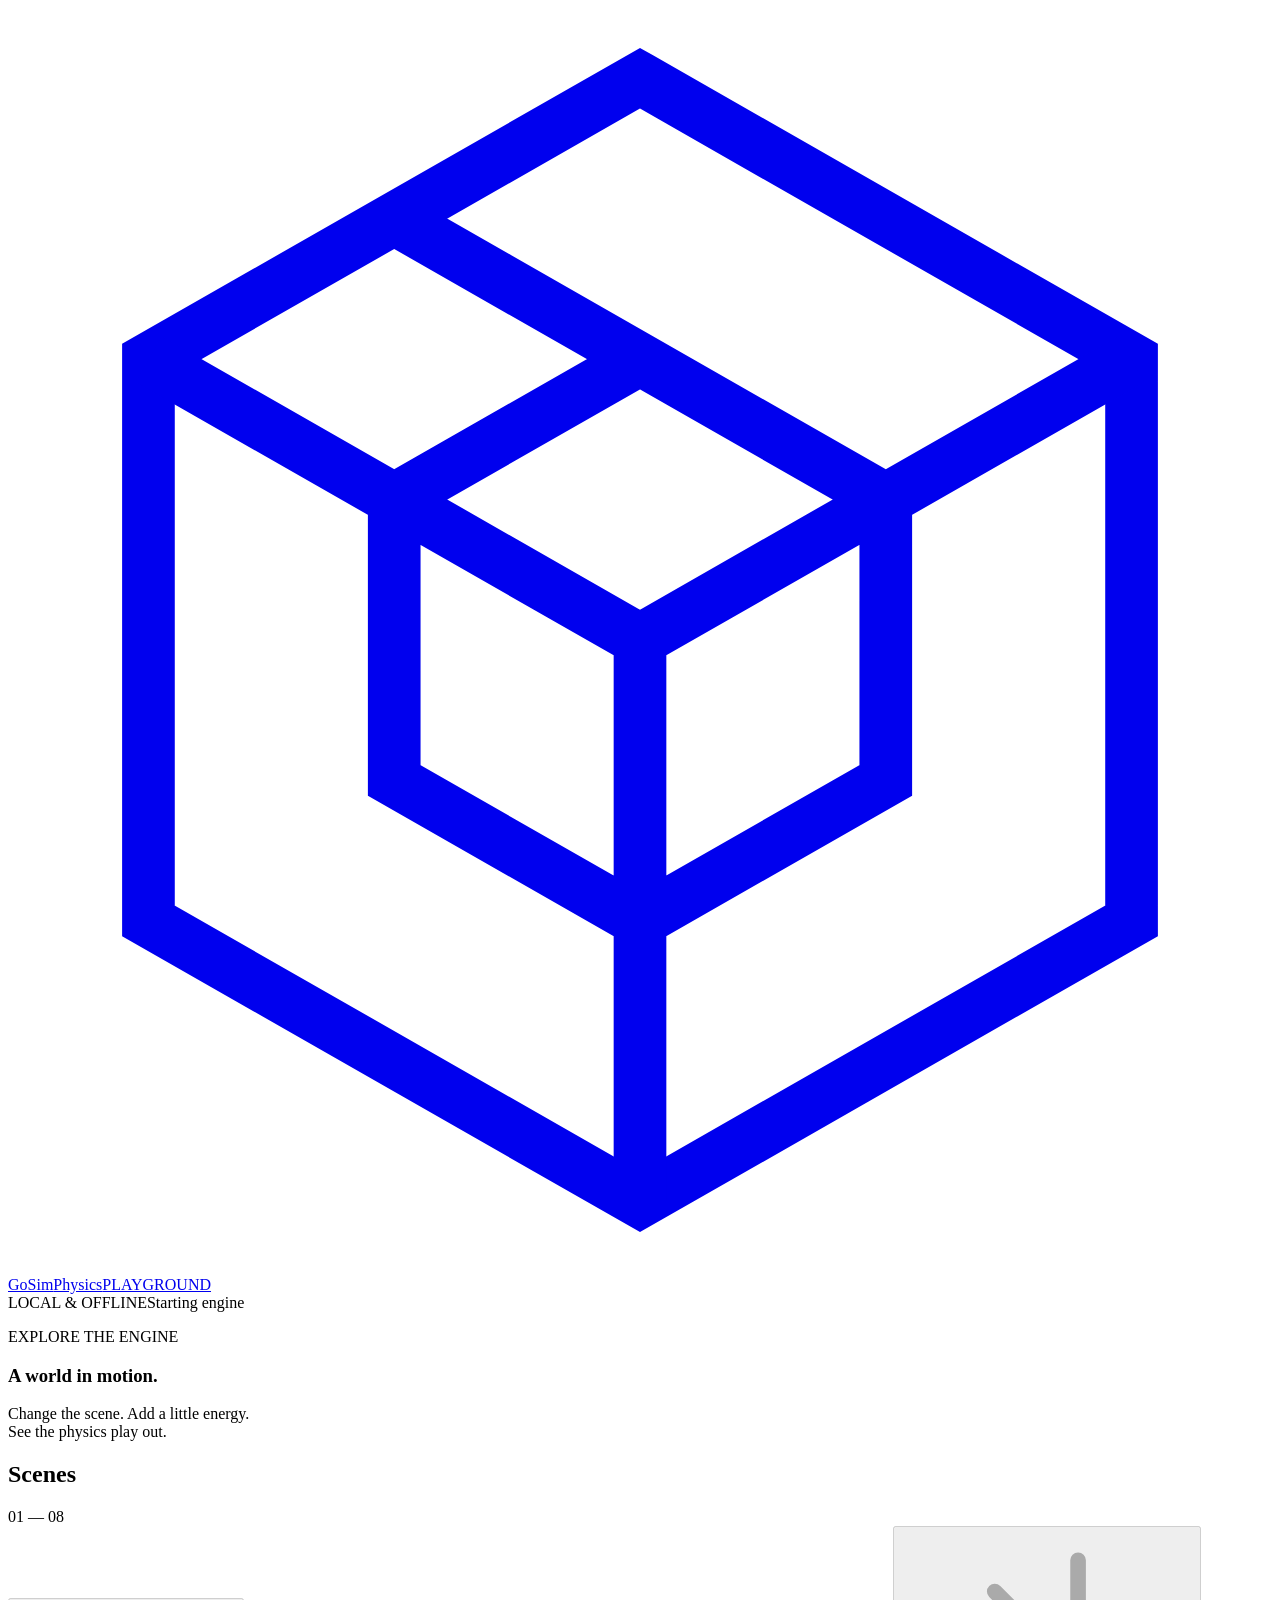
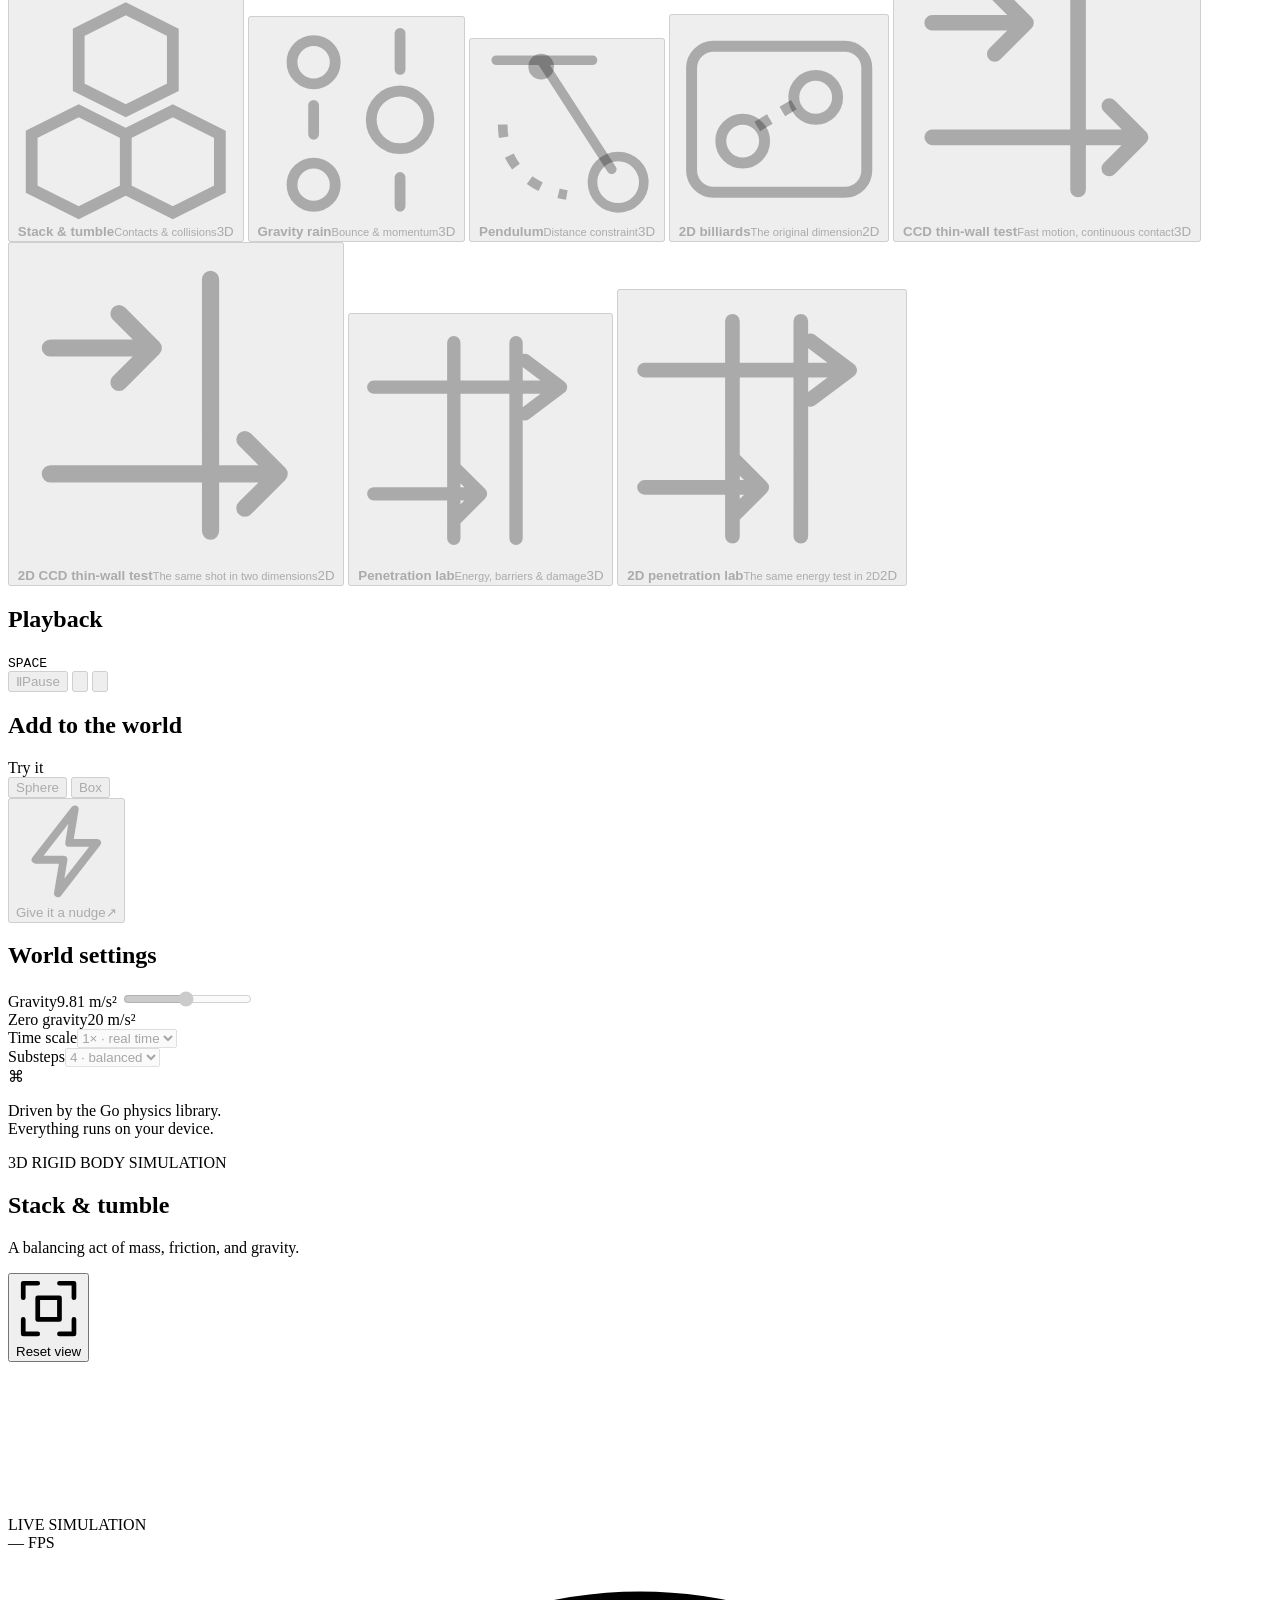
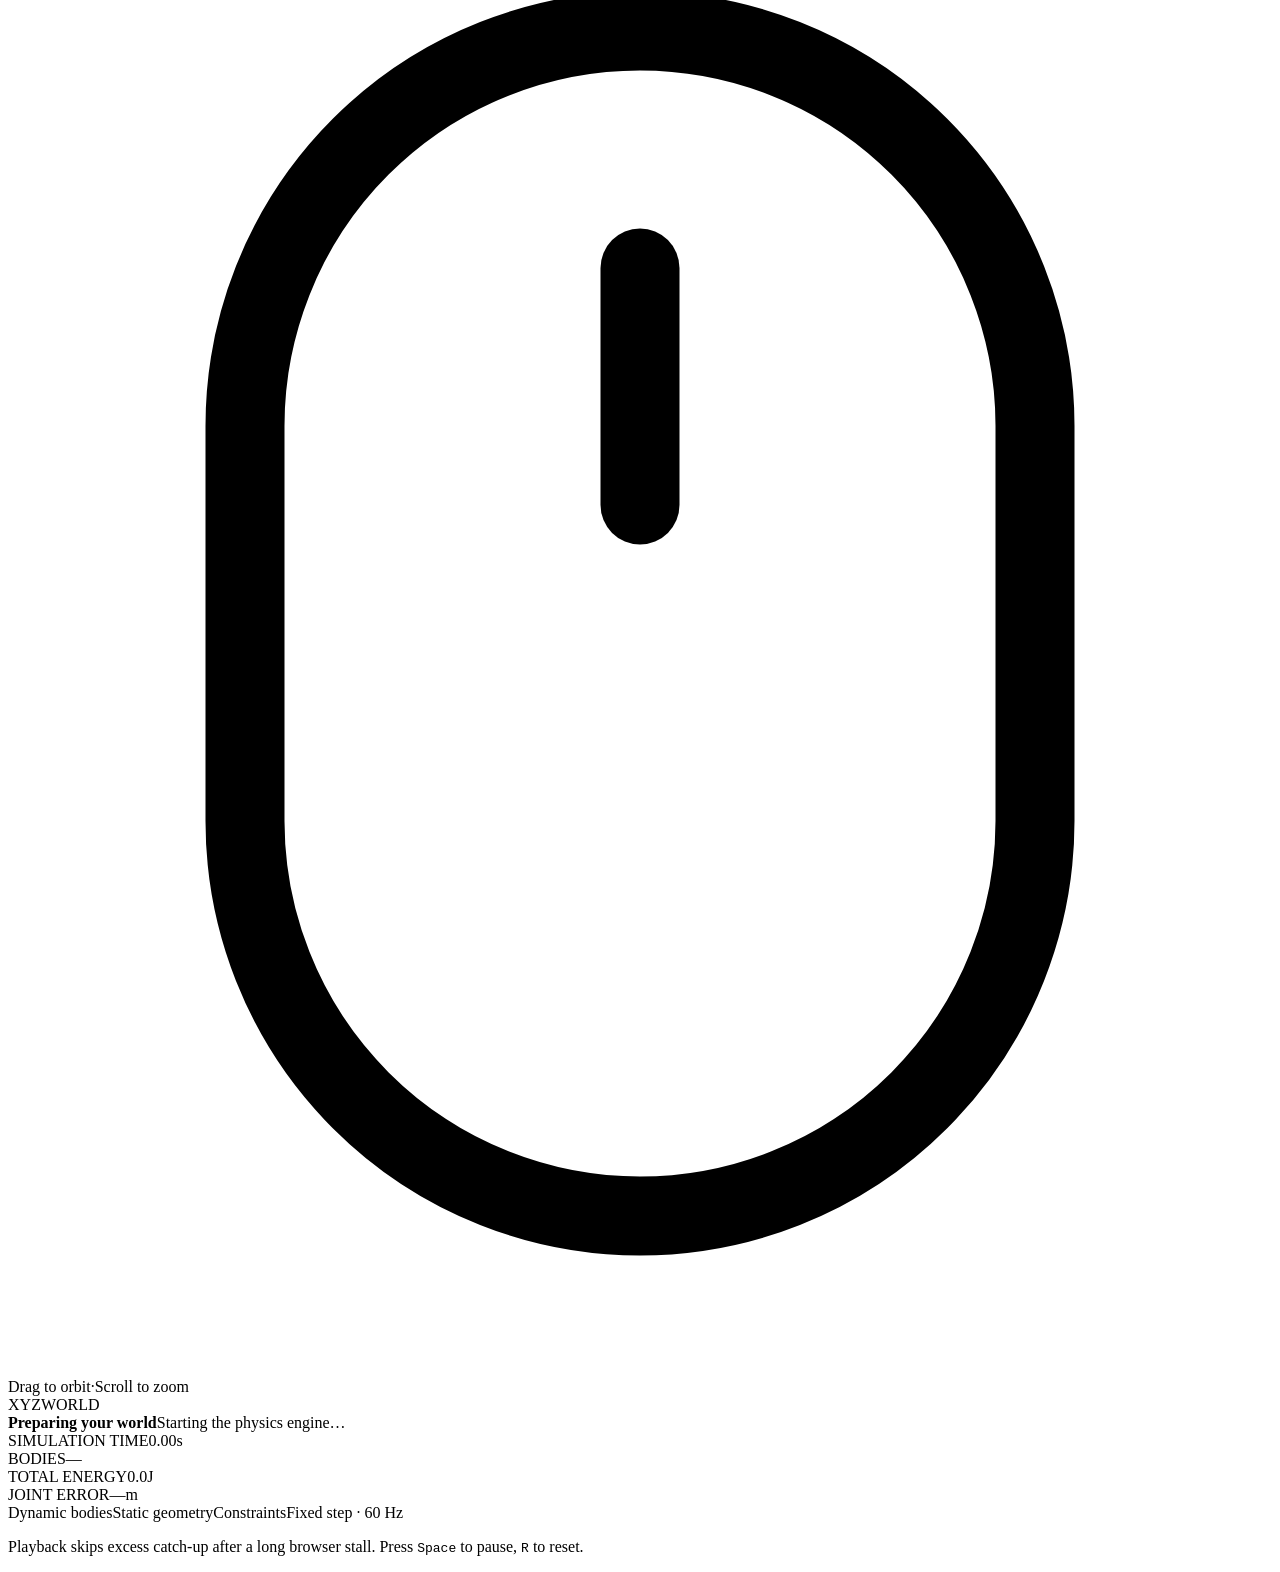
<file: examples/browser/web/index.html>
<!doctype html>
<html lang="en">
<head>
  <meta charset="utf-8">
  <meta name="viewport" content="width=device-width, initial-scale=1">
  <meta name="theme-color" content="#0c131d">
  <title>GoSimPhysics · Playground</title>
  <!-- INLINE_STYLE -->
</head>
<body>
  <header class="app-header">
    <a class="brand" href="#" aria-label="GoSimPhysics playground">
      <svg class="brand-icon" viewBox="0 0 36 36" fill="none" aria-hidden="true"><path d="m18 2 14 8v16l-14 8-14-8V10L18 2Z" stroke="currentColor" stroke-width="1.5"/><path d="m4 10 14 8 14-8M18 18v16M11 6l14 8v8l-7 4-7-4V14l7-4" stroke="currentColor" stroke-width="1.5"/></svg>
      <span>GoSim<span class="brand-light">Physics</span><span class="brand-divider"></span><span class="brand-subtitle">PLAYGROUND</span></span>
    </a>
    <div class="header-right"><span class="local-badge">LOCAL &amp; OFFLINE</span><span class="engine-status" id="engine-status" role="status"><span class="status-dot"></span><span id="engine-status-text">Starting engine</span></span></div>
  </header>

  <main class="workspace">
    <aside class="control-panel" aria-label="Simulation controls">
      <section class="scene-section">
        <p class="eyebrow">EXPLORE THE ENGINE</p>
        <h1>A world in motion.</h1>
        <p class="panel-intro">Change the scene. Add a little energy.<br>See the physics play out.</p>
        <div class="section-heading"><h2>Scenes</h2><span>01 — 08</span></div>
        <div class="scene-list" role="group" aria-label="Choose a scene">
          <button class="scene-button engine-control selected" data-scene="stack" aria-pressed="true" disabled>
            <span class="scene-icon"><svg viewBox="0 0 28 28" fill="none" aria-hidden="true"><path d="m8 3 6-3 6 3v7l-6 3-6-3V3ZM2 16l6-3 6 3v7l-6 3-6-3v-7Zm12 0 6-3 6 3v7l-6 3-6-3v-7Z" transform="translate(0 1)" stroke="currentColor" stroke-width="1.5"/></svg></span>
            <span class="scene-copy"><strong>Stack &amp; tumble</strong><small>Contacts &amp; collisions</small></span><span class="dimension-tag">3D</span>
          </button>
          <button class="scene-button engine-control" data-scene="rain" aria-pressed="false" disabled>
            <span class="scene-icon"><svg viewBox="0 0 28 28" fill="none" aria-hidden="true"><circle cx="8" cy="6" r="3" stroke="currentColor" stroke-width="1.5"/><circle cx="20" cy="14" r="4" stroke="currentColor" stroke-width="1.5"/><circle cx="8" cy="23" r="3" stroke="currentColor" stroke-width="1.5"/><path d="M20 2v5M8 12v4m12 6v4" stroke="currentColor" stroke-width="1.5" stroke-linecap="round"/></svg></span>
            <span class="scene-copy"><strong>Gravity rain</strong><small>Bounce &amp; momentum</small></span><span class="dimension-tag">3D</span>
          </button>
          <button class="scene-button engine-control" data-scene="pendulum" aria-pressed="false" disabled>
            <span class="scene-icon"><svg viewBox="0 0 28 28" fill="none" aria-hidden="true"><path d="M3 3h15M10 3l11 17" stroke="currentColor" stroke-width="1.5" stroke-linecap="round"/><circle cx="10" cy="4" r="2" fill="currentColor"/><circle cx="22" cy="22" r="4" stroke="currentColor" stroke-width="1.5"/><path d="M4 13c0 6 4 10 10 11" stroke="currentColor" stroke-width="1.5" stroke-dasharray="2 3"/></svg></span>
            <span class="scene-copy"><strong>Pendulum</strong><small>Distance constraint</small></span><span class="dimension-tag">3D</span>
          </button>
          <button class="scene-button engine-control" data-scene="billiards2d" aria-pressed="false" disabled>
            <span class="scene-icon"><svg viewBox="0 0 28 28" fill="none" aria-hidden="true"><rect x="2" y="4" width="24" height="20" rx="3" stroke="currentColor" stroke-width="1.5"/><circle cx="9" cy="17" r="3" stroke="currentColor" stroke-width="1.5"/><circle cx="19" cy="11" r="3" stroke="currentColor" stroke-width="1.5"/><path d="m11 15 5-3" stroke="currentColor" stroke-width="1.5" stroke-dasharray="2 2"/></svg></span>
            <span class="scene-copy"><strong>2D billiards</strong><small>The original dimension</small></span><span class="dimension-tag dimension-tag-2d">2D</span>
          </button>
          <button class="scene-button engine-control" data-scene="ccd" aria-pressed="false" disabled>
            <span class="scene-icon"><svg viewBox="0 0 28 28" fill="none" aria-hidden="true"><path d="M17 3v22M3 9h9m-3-3 3 3-3 3M3 20h20m-3-3 3 3-3 3" stroke="currentColor" stroke-width="1.5" stroke-linecap="round" stroke-linejoin="round"/></svg></span>
            <span class="scene-copy"><strong>CCD thin-wall test</strong><small>Fast motion, continuous contact</small></span><span class="dimension-tag">3D</span>
          </button>
          <button class="scene-button engine-control" data-scene="ccd2d" aria-pressed="false" disabled>
            <span class="scene-icon"><svg viewBox="0 0 28 28" fill="none" aria-hidden="true"><path d="M17 3v22M3 9h9m-3-3 3 3-3 3M3 20h20m-3-3 3 3-3 3" stroke="currentColor" stroke-width="1.5" stroke-linecap="round" stroke-linejoin="round"/></svg></span>
            <span class="scene-copy"><strong>2D CCD thin-wall test</strong><small>The same shot in two dimensions</small></span><span class="dimension-tag dimension-tag-2d">2D</span>
          </button>
          <button class="scene-button engine-control" data-scene="penetration" aria-pressed="false" disabled>
            <span class="scene-icon"><svg viewBox="0 0 28 28" fill="none" aria-hidden="true"><path d="M11 3v22m7-22v22M2 8h21m-4-3 4 3-4 3M2 20h12m-3-3 3 3-3 3" stroke="currentColor" stroke-width="1.5" stroke-linecap="round" stroke-linejoin="round"/></svg></span>
            <span class="scene-copy"><strong>Penetration lab</strong><small>Energy, barriers &amp; damage</small></span><span class="dimension-tag">3D</span>
          </button>
          <button class="scene-button engine-control" data-scene="penetration2d" aria-pressed="false" disabled>
            <span class="scene-icon"><svg viewBox="0 0 28 28" fill="none" aria-hidden="true"><path d="M11 3v22m7-22v22M2 8h21m-4-3 4 3-4 3M2 20h12m-3-3 3 3-3 3" stroke="currentColor" stroke-width="1.5" stroke-linecap="round" stroke-linejoin="round"/></svg></span>
            <span class="scene-copy"><strong>2D penetration lab</strong><small>The same energy test in 2D</small></span><span class="dimension-tag dimension-tag-2d">2D</span>
          </button>
        </div>
      </section>

      <section class="playback-section" aria-label="Playback">
        <div class="section-heading"><h2>Playback</h2><kbd>SPACE</kbd></div>
        <div class="playback-row">
          <button class="button button-primary engine-control" id="pause-button" disabled><span id="pause-icon" aria-hidden="true">Ⅱ</span><span id="pause-label">Pause</span></button>
          <button class="button button-icon engine-control" id="step-button" aria-label="Single step" title="Pause and advance one step" disabled><svg viewBox="0 0 20 20" fill="none" aria-hidden="true"><path d="m4 4 8 6-8 6V4Zm11 0v12" stroke="currentColor" stroke-width="1.5" stroke-linejoin="round"/></svg></button>
          <button class="button button-icon engine-control" id="reset-button" aria-label="Reset scene" title="Reset scene (R)" disabled><svg viewBox="0 0 20 20" fill="none" aria-hidden="true"><path d="M4.5 6a6.5 6.5 0 1 1-1 6M4 2v5h5" stroke="currentColor" stroke-width="1.5" stroke-linecap="round" stroke-linejoin="round"/></svg></button>
        </div>
      </section>

      <section class="interaction-section" aria-label="Add motion">
        <div class="section-heading"><h2>Add to the world</h2><span class="small-note">Try it</span></div>
        <div class="spawn-row">
          <button class="button button-secondary engine-control" id="sphere-button" disabled><span class="shape-circle" aria-hidden="true"></span>Sphere</button>
          <button class="button button-secondary engine-control" id="box-button" disabled><span class="shape-box" aria-hidden="true"></span>Box</button>
        </div>
        <button class="button button-kick engine-control" id="kick-button" disabled><svg viewBox="0 0 18 18" fill="none" aria-hidden="true"><path d="m10.5 1.5-7 9h5l-1 6 7-9h-5l1-6Z" stroke="currentColor" stroke-width="1.4" stroke-linejoin="round"/></svg>Give it a nudge<span aria-hidden="true">↗</span></button>
      </section>

      <section class="settings-section" aria-label="World settings">
        <div class="section-heading"><h2>World settings</h2></div>
        <label class="slider-heading" for="gravity-input"><span>Gravity</span><output id="gravity-value" for="gravity-input">9.81 <span>m/s²</span></output></label>
        <input class="engine-control" id="gravity-input" type="range" min="0" max="20" step="0.01" value="9.81" disabled>
        <div class="range-endpoints"><span>Zero gravity</span><span>20 m/s²</span></div>
        <div class="select-row"><label for="speed-input">Time scale</label><select id="speed-input" class="engine-control" disabled><option value="0.25">0.25× · slow</option><option value="0.5">0.5×</option><option value="1" selected>1× · real time</option><option value="2">2×</option></select></div>
        <div class="select-row"><label for="substeps-input">Substeps</label><select id="substeps-input" class="engine-control" disabled><option value="1">1 · basic</option><option value="4" selected>4 · balanced</option><option value="8">8 · precise</option></select></div>
      </section>
      <div class="panel-footnote"><span class="footnote-mark" aria-hidden="true">⌘</span><p>Driven by the Go physics library.<br>Everything runs on your device.</p></div>
    </aside>

    <section class="simulation-panel" aria-label="Physics simulation">
      <div class="stage-heading">
        <div><div class="stage-eyebrow"><span class="live-dot"></span><span id="dimension-label">3D RIGID BODY SIMULATION</span></div><h2 id="scene-title">Stack &amp; tumble</h2><p id="scene-description">A balancing act of mass, friction, and gravity.</p></div>
        <button class="view-button" id="view-button" title="Reset camera view"><svg viewBox="0 0 18 18" fill="none" aria-hidden="true"><path d="M6 2H2v4m10-4h4v4M2 12v4h4m10-4v4h-4M6 6h6v6H6V6Z" stroke="currentColor" stroke-width="1.3" stroke-linecap="round" stroke-linejoin="round"/></svg><span>Reset view</span></button>
      </div>

      <div class="stage" id="stage">
        <canvas id="simulation-canvas" tabindex="0" aria-label="Interactive physics scene. Drag to orbit the 3D camera and scroll to zoom."></canvas>
        <div class="stage-vignette" aria-hidden="true"></div>
        <div class="stage-top-left"><span class="scene-pill" id="playback-status">LIVE SIMULATION</span></div>
        <div class="stage-top-right"><span class="fps-dot"></span><span id="fps-value">—</span> FPS</div>
        <div class="camera-hint" id="camera-hint"><svg viewBox="0 0 16 18" fill="none" aria-hidden="true"><rect x="3" y="1" width="10" height="15" rx="5" stroke="currentColor"/><path d="M8 4v3" stroke="currentColor" stroke-linecap="round"/></svg><span>Drag to orbit<span class="hint-divider">·</span>Scroll to zoom</span></div>
        <div class="axis-legend" aria-hidden="true"><span class="axis-x">X</span><span class="axis-y">Y</span><span class="axis-z" id="z-label">Z</span><span class="axis-label">WORLD</span></div>
        <div class="loading-overlay" id="loading-overlay" role="status"><div class="loading-orbit"><span></span></div><strong>Preparing your world</strong><span>Starting the physics engine…</span></div>
        <div class="fatal-overlay" id="fatal-overlay" role="alert" hidden><span class="error-symbol">!</span><strong>The engine couldn't start</strong><p id="fatal-message"></p><button class="button button-secondary" id="reload-button">Try again</button></div>
        <div class="toast" id="toast" role="status" aria-live="polite" hidden></div>
      </div>

      <section class="penetration-note" id="penetration-note" aria-label="Penetration comparison results" hidden>
        <div class="penetration-heading"><strong>One launch. Three outcomes.</strong><span>Point projectiles; markers enlarged.</span></div>
        <div class="penetration-results" id="penetration-results" aria-live="polite"></div>
        <p>1 kg · 40 m/s · 800 J · base damage 100 · barrier resistance 1,000 J/m. Damage scales with energy on target entry; only target hit events reduce HP. These are game-tuned values. Straight paths, no gravity or ricochet. Playback pauses when all shots stop; reset to replay.</p>
      </section>

      <div class="metrics" aria-label="Simulation metrics">
        <div class="metric"><span class="metric-label">SIMULATION TIME</span><span class="metric-number" id="time-value">0.00<span>s</span></span></div>
        <div class="metric"><span class="metric-label">BODIES</span><span class="metric-number" id="bodies-value">—</span></div>
        <div class="metric"><span class="metric-label">TOTAL ENERGY</span><span class="metric-number" id="energy-value">0.0<span>J</span></span></div>
        <div class="metric"><span class="metric-label">JOINT ERROR</span><span class="metric-number" id="joint-value">—<span>m</span></span></div>
      </div>
      <div class="ccd-note" id="ccd-note" hidden>
        <div class="ccd-legend"><span><i class="ccd-on"></i>CCD ON · stops at wall</span><span><i class="ccd-off"></i>CCD OFF · tunnels through</span></div>
        <p>400 m/s · 0.1 m projectile · 0.02 m wall · one 1/60 s step, one substep. Two independent Go worlds keep the comparison fair. Playback pauses after each step; reset to replay the shot.</p>
      </div>
      <footer class="stage-footer"><span><i class="legend-swatch"></i>Dynamic bodies<i class="legend-swatch legend-static"></i>Static geometry<i class="legend-swatch legend-joint"></i>Constraints</span><span class="step-note">Fixed step · 60 Hz</span></footer>
      <p class="timing-note">Playback skips excess catch-up after a long browser stall. Press <kbd>Space</kbd> to pause, <kbd>R</kbd> to reset.</p>
    </section>
  </main>

  <!-- WASM_RUNTIME -->
  <!-- WASM_BINARY -->
  <!-- INLINE_APP -->
</body>
</html>
</file>
